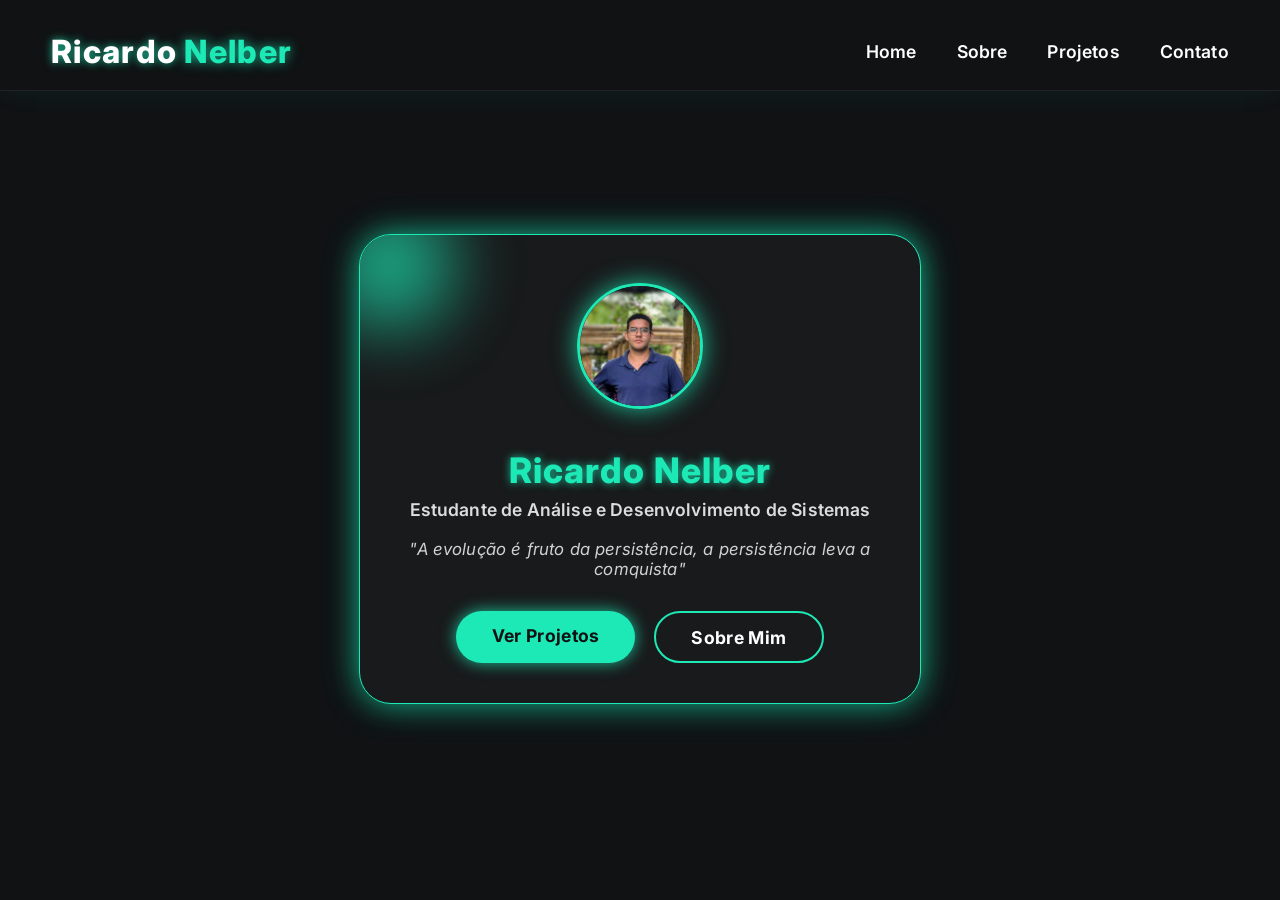
<file: Portifolio/index.html>
<!DOCTYPE html>
<html lang="pt-br">
<head>
  <meta charset="UTF-8">
  <meta name="viewport" content="width=device-width, initial-scale=1.0">
  <title>Ricardo Nelber | Portfólio Profissional</title>
  <link rel="stylesheet" href="assets/css/style.css">
  <link rel="preconnect" href="https://fonts.googleapis.com">
  <link rel="preconnect" href="https://fonts.gstatic.com" crossorigin>
  <link href="https://fonts.googleapis.com/css2?family=Inter:wght@400;600;800&display=swap" rel="stylesheet">
</head>
<body>
  <nav class="navbar">
    <div class="logo">Ricardo <span>Nelber</span></div>
    <ul class="nav-links">
      <li><a href="index.html">Home</a></li>
      <li><a href="views/sobre.html">Sobre</a></li>
      <li><a href="views/projetos.html">Projetos</a></li>
      <li><a href="views/contato.html">Contato</a></li>
    </ul>
  </nav>
  <main>
    <section class="hero">
      <div class="hero-content">
        <img src="assets/img/ric-perfil.jpg" alt="Foto profissional de Ricardo Nelber" class="hero-photo">
        <div class="hero-text">
          <h1>Ricardo Nelber</h1>
          <h2>Estudante de Análise e Desenvolvimento de Sistemas</h2>
          <p class="frase">"A evolução é fruto da persistência, a persistência leva a comquista"</p>
          <div class="hero-buttons">
            <a href="views/projetos.html" class="btn btn-neon">Ver Projetos</a>
            <a href="views/sobre.html" class="btn btn-outline">Sobre Mim</a>
          </div>
        </div>
      </div>
    </section>
  </main>
  <script src="assets/js/main.js"></script>
</body>
</html>
</file>
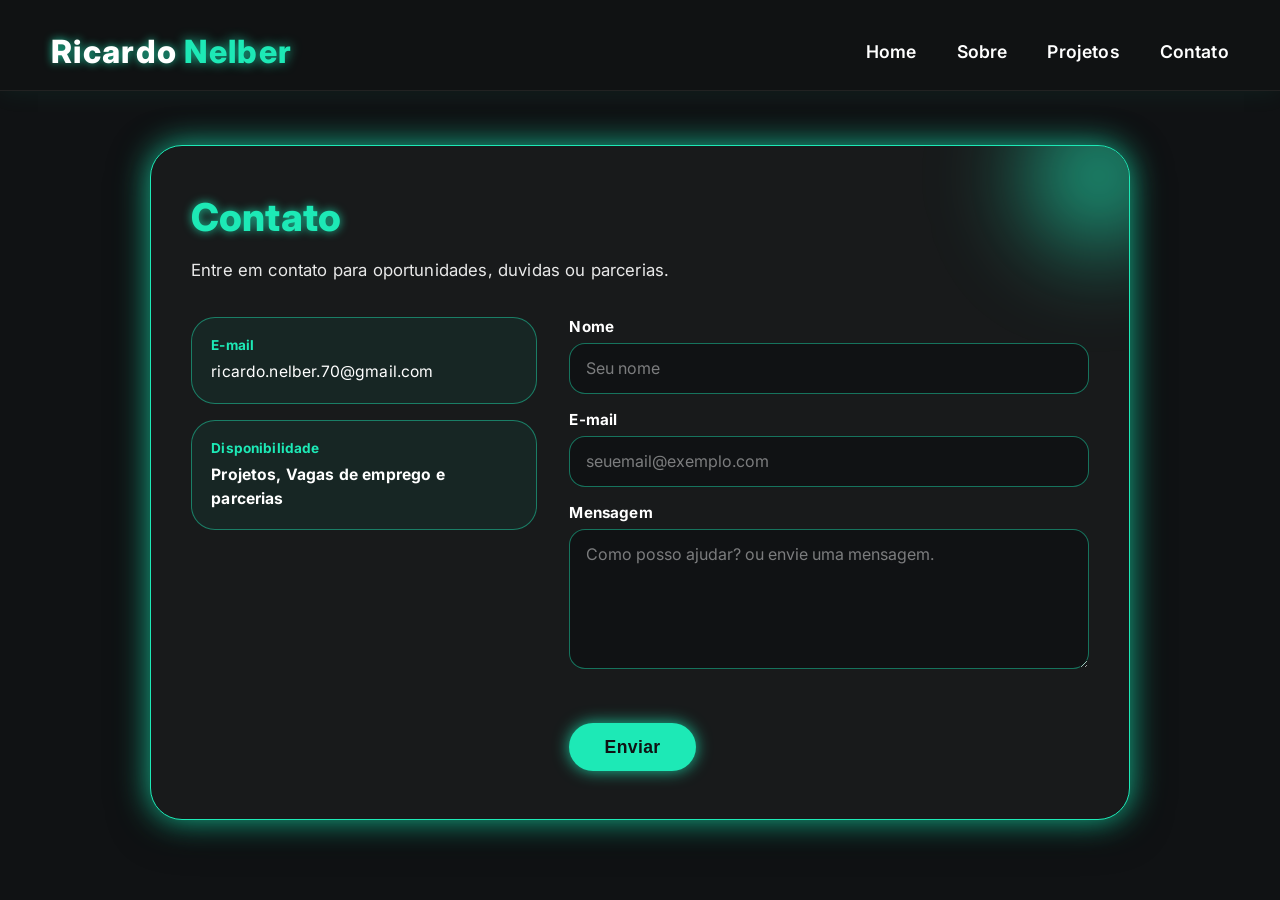
<file: Portifolio/views/contato.html>
<!DOCTYPE html>
<html lang="pt-br">
<head>
  <meta charset="UTF-8">
  <meta name="viewport" content="width=device-width, initial-scale=1.0">
  <title>Contato | Ricardo Nelber</title>
  <link rel="stylesheet" href="../assets/css/style.css">
  <link rel="stylesheet" href="../assets/css/contato.css">
  <link href="https://fonts.googleapis.com/css2?family=Inter:wght@400;600;800&display=swap" rel="stylesheet">
</head>
<body>
  <nav class="navbar">
    <div class="logo">Ricardo <span>Nelber</span></div>
    <ul class="nav-links">
      <li><a href="../index.html">Home</a></li>
      <li><a href="sobre.html">Sobre</a></li>
      <li><a href="projetos.html">Projetos</a></li>
      <li><a href="contato.html">Contato</a></li>
    </ul>
  </nav>
  <main>
    <section class="contato-section">
      <div class="contato-card">
        <h1>Contato</h1>
        <p>Entre em contato para oportunidades, duvidas ou parcerias.</p>

        <div class="contato-grid">
          <div class="contato-info">
            <div class="contato-info-item">
              <span>E-mail </span>
              <a href="mailto:ricardo.nelber.70@gmail.com">ricardo.nelber.70@gmail.com</a>
            </div>
            <div class="contato-info-item">
              <span>Disponibilidade</span>
              <strong>Projetos, Vagas de emprego e parcerias</strong>
            </div>
          </div>

          <form
            class="form-contato"
            action="#"
            method="post"
            autocomplete="off"
            data-webhook-url=""
            data-backend-ready="n8n-python-php"
          >
            <div class="form-group">
              <label for="nome">Nome</label>
              <input type="text" id="nome" name="nome" placeholder="Seu nome" minlength="2" maxlength="80" required>
            </div>
            <div class="form-group">
              <label for="email">E-mail</label>
              <input type="email" id="email" name="email" placeholder="seuemail@exemplo.com" maxlength="120" required>
            </div>
            <div class="form-group">
              <label for="mensagem">Mensagem</label>
              <textarea id="mensagem" name="mensagem" rows="5" placeholder="Como posso ajudar? ou envie uma mensagem." minlength="10" maxlength="1200" required></textarea>
            </div>
            <p class="form-status" aria-live="polite"></p>
            <button type="submit" class="btn btn-neon">Enviar</button>
          </form>
        </div>
      </div>
    </section>
  </main>
  <script src="../assets/js/main.js"></script>
</body>
</html>
</file>
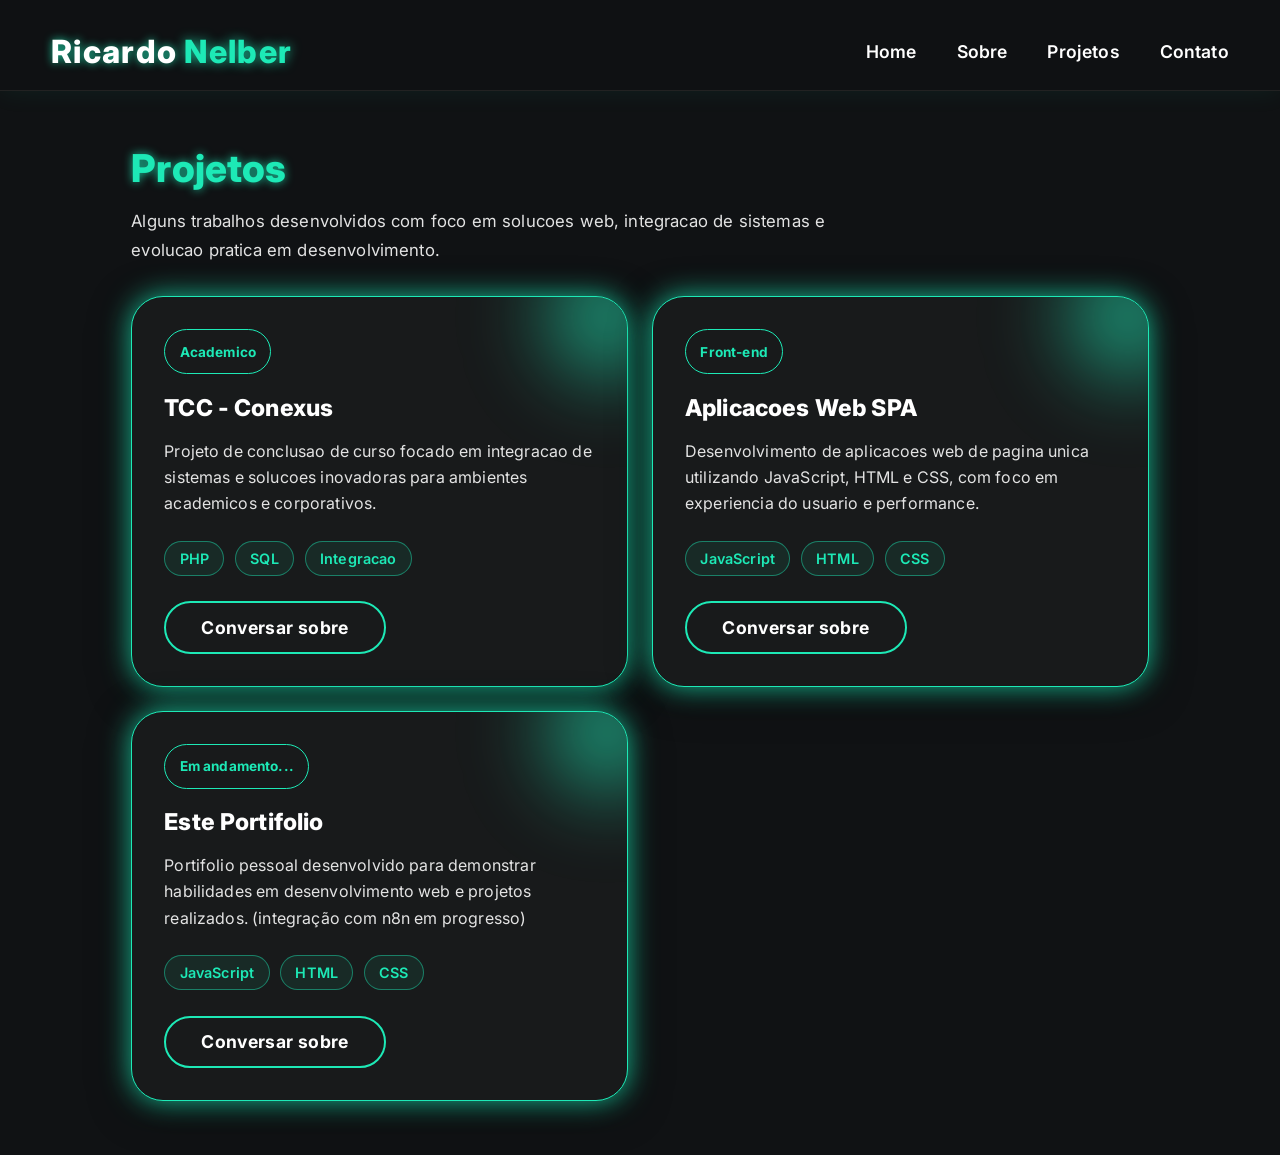
<file: Portifolio/views/projetos.html>
<!DOCTYPE html>
<html lang="pt-br">
<head>
  <meta charset="UTF-8">
  <meta name="viewport" content="width=device-width, initial-scale=1.0">
  <title>Projetos | Ricardo Nelber</title>
  <link rel="stylesheet" href="../assets/css/style.css">
  <link rel="stylesheet" href="../assets/css/projetos.css">
  <link href="https://fonts.googleapis.com/css2?family=Inter:wght@400;600;800&display=swap" rel="stylesheet">
</head>
<body>
  <nav class="navbar">
    <div class="logo">Ricardo <span>Nelber</span></div>
    <ul class="nav-links">
      <li><a href="../index.html">Home</a></li>
      <li><a href="sobre.html">Sobre</a></li>
      <li><a href="projetos.html">Projetos</a></li>
      <li><a href="contato.html">Contato</a></li>
    </ul>
  </nav>
  <main>
    <section class="projetos-section">
      <div class="projetos-header">
        <h1>Projetos</h1>
        <p>Alguns trabalhos desenvolvidos com foco em solucoes web, integracao de sistemas e evolucao pratica em desenvolvimento.</p>
      </div>

      <div class="projetos-cards">
        <article class="projeto-card">
          <span class="projeto-status">Academico</span>
          <h2>TCC - Conexus</h2>
          <p>Projeto de conclusao de curso focado em integracao de sistemas e solucoes inovadoras para ambientes academicos e corporativos.</p>
          <div class="projeto-tags">
            <span>PHP</span>
            <span>SQL</span>
            <span>Integracao</span>
          </div>
          <a href="contato.html" class="btn btn-outline">Conversar sobre</a>
        </article>

        <article class="projeto-card">
          <span class="projeto-status">Front-end</span>
          <h2>Aplicacoes Web SPA</h2>
          <p>Desenvolvimento de aplicacoes web de pagina unica utilizando JavaScript, HTML e CSS, com foco em experiencia do usuario e performance.</p>
          <div class="projeto-tags">
            <span>JavaScript</span>
            <span>HTML</span>
            <span>CSS</span>
          </div>
          <a href="contato.html" class="btn btn-outline">Conversar sobre</a>
        </article>

        <article class="projeto-card">
          <span class="projeto-status">Em andamento...</span>
          <h2>Este Portifolio</h2>
          <p>Portifolio pessoal desenvolvido para demonstrar habilidades em desenvolvimento web e projetos realizados. (integração com n8n em progresso)</p>
          <div class="projeto-tags">
            <span>JavaScript</span>
            <span>HTML</span>
            <span>CSS</span>
          </div>
          <a href="contato.html" class="btn btn-outline">Conversar sobre</a>
        </article>
      </div>
    </section>
  </main>
  <script src="../assets/js/main.js"></script>
</body>
</html>
</file>
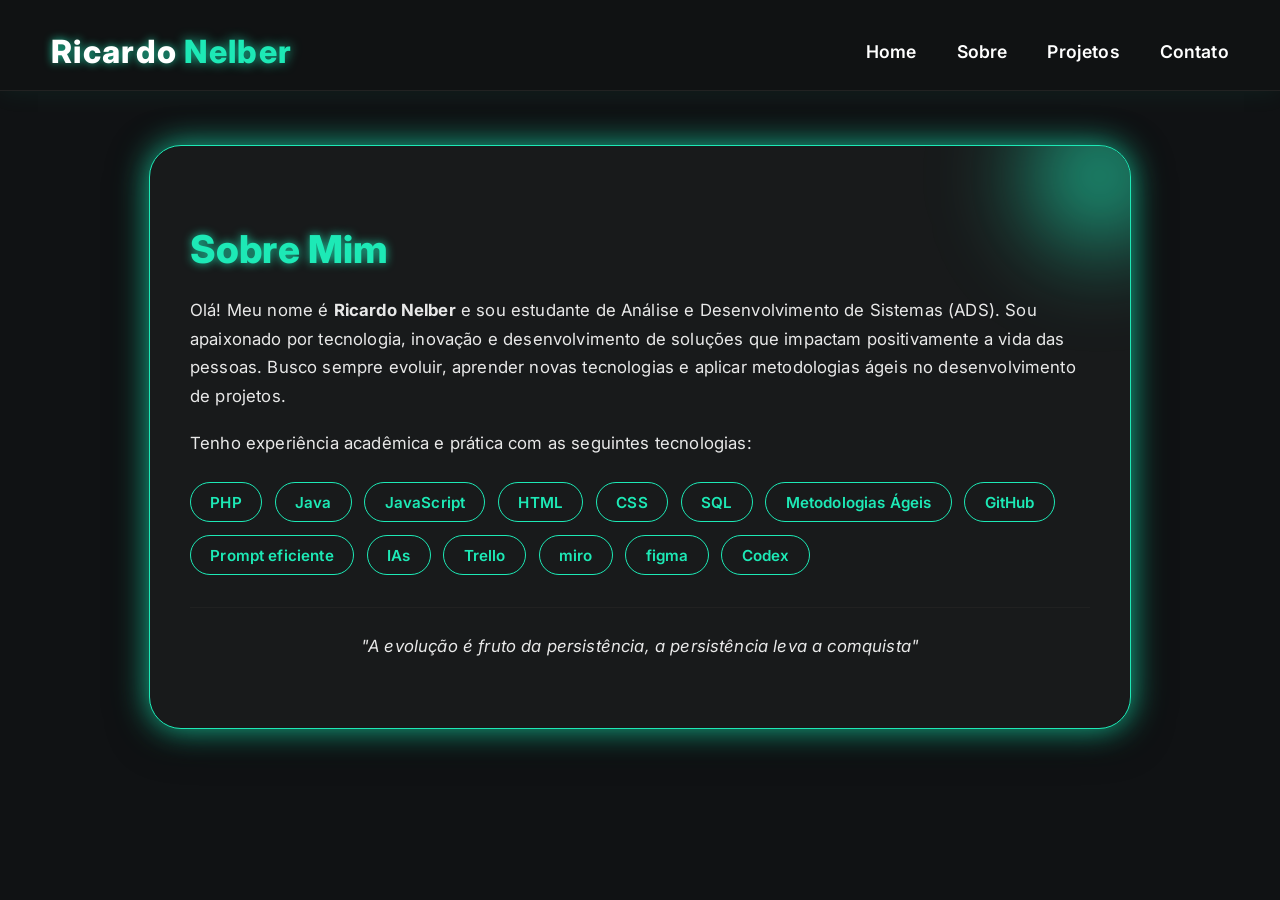
<file: Portifolio/views/sobre.html>
<!DOCTYPE html>
<html lang="pt-br">
<head>
  <meta charset="UTF-8">
  <meta name="viewport" content="width=device-width, initial-scale=1.0">
  <title>Sobre | Ricardo Nelber</title>
  <link rel="stylesheet" href="../assets/css/style.css">
   <link rel="stylesheet" href="../assets/css/sobre.css">
  <link href="https://fonts.googleapis.com/css2?family=Inter:wght@400;600;800&display=swap" rel="stylesheet">
</head>
<body>
  <nav class="navbar">
    <div class="logo">Ricardo <span>Nelber</span></div>
    <ul class="nav-links">
      <li><a href="../index.html">Home</a></li>
      <li><a href="sobre.html">Sobre</a></li>
      <li><a href="projetos.html">Projetos</a></li>
      <li><a href="contato.html">Contato</a></li>
    </ul>
  </nav>
  <main>
    <section class="sobre-section">
      <div class="sobre-card">
        <h1>Sobre Mim</h1>
        <p>Olá! Meu nome é <strong>Ricardo Nelber</strong> e sou estudante de Análise e Desenvolvimento de Sistemas (ADS). Sou apaixonado por tecnologia, inovação e desenvolvimento de soluções que impactam positivamente a vida das pessoas. Busco sempre evoluir, aprender novas tecnologias e aplicar metodologias ágeis no desenvolvimento de projetos.</p>
        <p>Tenho experiência acadêmica e prática com as seguintes tecnologias:</p>
        <div class="tecnologias-cards">
          <div class="tec-card">PHP</div>
          <div class="tec-card">Java</div>
          <div class="tec-card">JavaScript</div>
          <div class="tec-card">HTML</div>
          <div class="tec-card">CSS</div>
          <div class="tec-card">SQL</div>
          <div class="tec-card">Metodologias Ágeis</div>
          <div class="tec-card">GitHub</div>
          <div class="tec-card">Prompt eficiente</div>
          <div class="tec-card">IAs</div>
          <div class="tec-card">Trello</div>
          <div class="tec-card">miro</div>
          <div class="tec-card">figma</div>
          <div class="tec-card">Codex</div>
        </div>
        <p class="frase sobre-frase">"A evolução é fruto da persistência, a persistência leva a comquista"</p>
      </div>
    </section>
  </main>
  <script src="../assets/js/main.js"></script>
</body>
</html>
</file>
<file: Portifolio/assets/css/style.css>
/* Paleta: preto, branco, verde água neon */
:root {
  --cor-bg: #101214;
  --cor-card: #181a1b;
  --cor-texto: #fff;
  --cor-neon: #1de9b6;
  --cor-neon-glow: #1de9b6cc;
  --cor-outline: #222;
  --cor-btn-outline: #fff;
  --cor-btn-hover: #1de9b6;
  --font-main: 'Inter', Arial, Helvetica, sans-serif;
}

body {
  /* estilização da barra de rolagem para o site */
    scrollbar-width: thin;
    scrollbar-color: var(--cor-neon) var(--cor-bg);
    
  background: var(--cor-bg);
  color: var(--cor-texto);
  font-family: var(--font-main);
  margin: 0;
  min-height: 100vh;
  letter-spacing: 0.01em;
}

.navbar {
  display: flex;
  justify-content: space-between;
  align-items: center;
  padding: 2rem 4vw 1.2rem 4vw;
  background: rgba(16,18,20,0.95);
  box-shadow: 0 2px 24px 0 #1de9b610;
  border-bottom: 1px solid var(--cor-outline);
  position: sticky;
  top: 0;
  z-index: 10;
}
.logo {
  font-size: 2rem;
  font-weight: 800;
  letter-spacing: 0.04em;
  color: var(--cor-texto);
  text-shadow: 0 0 8px var(--cor-neon-glow);
}
.logo span {
  color: var(--cor-neon);
  text-shadow: 0 0 12px var(--cor-neon-glow);
}
.nav-links {
  list-style: none;
  display: flex;
  gap: 2.5rem;
  margin: 0;
  padding: 0;
}
.nav-links a {
  color: var(--cor-texto);
  text-decoration: none;
  font-weight: 600;
  font-size: 1.1rem;
  position: relative;
  transition: color 0.2s;
}
.nav-links a::after {
  content: '';
  display: block;
  height: 2px;
  width: 0;
  background: linear-gradient(90deg, var(--cor-neon), #fff0 80%);
  transition: width 0.3s cubic-bezier(.4,0,.2,1);
  position: absolute;
  left: 0;
  bottom: -4px;
}
.nav-links a:hover {
  color: var(--cor-neon);
}
.nav-links a:hover::after {
  width: 100%;
}

.hero {
  display: flex;
  align-items: center;
  justify-content: center;
  min-height: 80vh;
  padding: 0 4vw;
}
.hero-content {
  display: flex;
  flex-direction: column;
  align-items: center;
  gap: 2.5rem;
  background: var(--cor-card);
  border-radius: 2rem;
  box-shadow: 0 0 32px 0 var(--cor-neon-glow), 0 2px 24px 0 #0008;
  padding: 3rem 2.5rem 2.5rem 2.5rem;
  max-width: 480px;
  width: 100%;
  margin-top: 4vh;
  border: 1.5px solid var(--cor-neon);
  position: relative;
  overflow: hidden;
}
.hero-content::before {
  content: '';
  position: absolute;
  top: -60px;
  left: -60px;
  width: 180px;
  height: 180px;
  background: radial-gradient(circle, var(--cor-neon-glow) 0%, #0000 80%);
  filter: blur(24px);
  z-index: 0;
}
.hero-photo {
  width: 120px;
  height: 120px;
  object-fit: cover;
  border-radius: 50%;
  border: 3px solid var(--cor-neon);
  box-shadow: 0 0 24px 0 var(--cor-neon-glow);
  background: #fff1;
  z-index: 1;
}
.hero-text {
  text-align: center;
  z-index: 1;
}
.hero-text h1 {
  font-size: 2.2rem;
  font-weight: 800;
  margin: 0 0 0.5rem 0;
  letter-spacing: 0.03em;
  color: var(--cor-neon);
  text-shadow: 0 0 8px var(--cor-neon-glow);
}
.hero-text h2 {
  font-size: 1.1rem;
  font-weight: 600;
  margin: 0 0 1.2rem 0;
  color: var(--cor-texto);
  opacity: 0.85;
}
.frase {
  font-size: 1.05rem;
  font-style: italic;
  color: #fff;
  margin-bottom: 2rem;
  opacity: 0.8;
}
.hero-buttons {
  display: flex;
  gap: 1.2rem;
  justify-content: center;
}
.btn {
  padding: 0.85rem 2.2rem;
  border-radius: 2rem;
  font-size: 1.1rem;
  font-weight: 700;
  border: none;
  cursor: pointer;
  transition: background 0.2s, color 0.2s, box-shadow 0.2s;
  outline: none;
  text-decoration: none;
  letter-spacing: 0.02em;
  box-shadow: 0 0 0 0 var(--cor-neon-glow);
}
.btn-neon {
  background: var(--cor-neon);
  color: #101214;
  box-shadow: 0 0 16px 0 var(--cor-neon-glow);
}
.btn-neon:hover {
  background: #fff;
  color: var(--cor-neon);
  box-shadow: 0 0 32px 0 var(--cor-neon-glow);
}
.btn-outline {
  background: transparent;
  color: var(--cor-btn-outline);
  border: 2px solid var(--cor-neon);
}
.btn-outline:hover {
  background: var(--cor-neon);
  color: #101214;
  box-shadow: 0 0 24px 0 var(--cor-neon-glow);
}

@media (max-width: 700px) {
  .navbar {
    flex-direction: column;
    gap: 1.2rem;
    padding: 1.2rem 2vw 1.2rem 2vw;
  }
  .hero-content {
    padding: 2rem 1rem 1.5rem 1rem;
    max-width: 98vw;
  }
}
@media (max-width: 480px) {
  .hero-content {
    padding: 1.2rem 0.2rem 1rem 0.2rem;
    border-radius: 1.2rem;
  }
  .hero-photo {
    width: 90px;
    height: 90px;
  }
  .logo {
    font-size: 1.3rem;
  }
}
</file>
<file: Portifolio/assets/css/contato.css>
/* =========================
   CONTATO PAGE (ISOLADO)
   ========================= */

.contato-section {
  display: flex;
  justify-content: center;
  align-items: center;
  padding: 6vh 4vw;
}

.contato-card {
  width: 100%;
  max-width: 980px;
  background: var(--cor-card);
  border-radius: 2rem;
  padding: 3rem 2.5rem;
  border: 1.5px solid var(--cor-neon);
  box-shadow:
    0 0 32px var(--cor-neon-glow),
    0 8px 40px rgba(0, 0, 0, 0.6);
  position: relative;
  overflow: hidden;
  box-sizing: border-box;
}

.contato-card::before {
  content: "";
  position: absolute;
  top: -80px;
  right: -80px;
  width: 220px;
  height: 220px;
  background: radial-gradient(circle, var(--cor-neon-glow), transparent 70%);
  filter: blur(40px);
  z-index: 0;
}

.contato-card > * {
  position: relative;
  z-index: 1;
}

.contato-card h1 {
  font-size: 2.4rem;
  font-weight: 800;
  margin: 0 0 1rem 0;
  color: var(--cor-neon);
  text-shadow: 0 0 10px var(--cor-neon-glow);
}

.contato-card > p {
  max-width: 680px;
  font-size: 1.05rem;
  line-height: 1.7;
  margin: 0 0 2rem 0;
  color: var(--cor-texto);
  opacity: 0.9;
}

.contato-grid {
  display: grid;
  grid-template-columns: minmax(220px, 0.8fr) minmax(0, 1.2fr);
  gap: 2rem;
  align-items: start;
}

.contato-info {
  display: grid;
  gap: 1rem;
}

.contato-info-item {
  padding: 1.2rem;
  border: 1px solid rgba(29, 233, 182, 0.45);
  border-radius: 1.5rem;
  background: rgba(29, 233, 182, 0.06);
}

.contato-info-item span {
  display: block;
  font-size: 0.85rem;
  font-weight: 700;
  color: var(--cor-neon);
  margin-bottom: 0.45rem;
}

.contato-info-item a,
.contato-info-item strong {
  color: var(--cor-texto);
  font-size: 0.98rem;
  line-height: 1.5;
  text-decoration: none;
  overflow-wrap: anywhere;
}

.contato-info-item a:hover {
  color: var(--cor-neon);
}

.form-contato {
  display: grid;
  gap: 1rem;
}

.form-group {
  display: grid;
  gap: 0.45rem;
}

.form-group label {
  font-size: 0.95rem;
  font-weight: 700;
  color: var(--cor-texto);
}

.form-group input,
.form-group textarea {
  width: 100%;
  box-sizing: border-box;
  border: 1px solid rgba(29, 233, 182, 0.45);
  border-radius: 1rem;
  background: #101214;
  color: var(--cor-texto);
  font: inherit;
  padding: 0.9rem 1rem;
  outline: none;
  transition: border-color 0.2s, box-shadow 0.2s;
}

.form-group textarea {
  resize: vertical;
  min-height: 140px;
}

.form-group input::placeholder,
.form-group textarea::placeholder {
  color: rgba(255, 255, 255, 0.45);
}

.form-group input:focus,
.form-group textarea:focus {
  border-color: var(--cor-neon);
  box-shadow: 0 0 18px rgba(29, 233, 182, 0.22);
}

.form-contato .btn {
  justify-self: start;
}

.form-contato .btn:disabled {
  cursor: wait;
  opacity: 0.72;
}

.form-status {
  min-height: 1.4rem;
  margin: 0;
  font-size: 0.92rem;
  font-weight: 600;
  line-height: 1.5;
  opacity: 0.92;
}

.form-status[data-status="loading"] {
  color: var(--cor-texto);
}

.form-status[data-status="success"] {
  color: var(--cor-neon);
}

.form-status[data-status="error"] {
  color: #ff8a8a;
}

@media (max-width: 768px) {
  .nav-links {
    flex-wrap: wrap;
    justify-content: center;
    gap: 1rem 1.4rem;
  }

  .contato-card {
    padding: 2rem 1.5rem;
  }

  .contato-card h1 {
    font-size: 2rem;
  }

  .contato-grid {
    grid-template-columns: 1fr;
  }
}

@media (max-width: 480px) {
  .contato-section {
    padding: 4vh 3vw;
  }

  .contato-card {
    padding: 1.5rem 1rem;
    border-radius: 1.5rem;
  }

  .contato-card h1 {
    font-size: 1.7rem;
  }

  .contato-info-item {
    border-radius: 1.2rem;
  }

  .form-contato .btn {
    width: 100%;
  }
}
</file>
<file: Portifolio/assets/css/projetos.css>
/* =========================
   PROJETOS PAGE (ISOLADO)
   ========================= */

.projetos-section {
  width: min(1120px, 100%);
  margin: 0 auto;
  padding: 6vh 4vw;
  box-sizing: border-box;
}

.projetos-header {
  max-width: 760px;
  margin-bottom: 2rem;
}

.projetos-header h1 {
  font-size: 2.4rem;
  font-weight: 800;
  margin: 0 0 1rem 0;
  color: var(--cor-neon);
  text-shadow: 0 0 10px var(--cor-neon-glow);
}

.projetos-header p {
  font-size: 1.05rem;
  line-height: 1.7;
  margin: 0;
  color: var(--cor-texto);
  opacity: 0.88;
}

.projetos-cards {
  display: grid;
  grid-template-columns: repeat(2, minmax(0, 1fr));
  gap: 1.5rem;
}

.projeto-card {
  min-height: 320px;
  display: flex;
  flex-direction: column;
  align-items: flex-start;
  background: var(--cor-card);
  border: 1.5px solid var(--cor-neon);
  border-radius: 2rem;
  box-shadow:
    0 0 28px var(--cor-neon-glow),
    0 8px 40px rgba(0, 0, 0, 0.55);
  padding: 2rem;
  position: relative;
  overflow: hidden;
  box-sizing: border-box;
}

.projeto-card::before {
  content: "";
  position: absolute;
  top: -70px;
  right: -70px;
  width: 180px;
  height: 180px;
  background: radial-gradient(circle, var(--cor-neon-glow), transparent 70%);
  filter: blur(36px);
  z-index: 0;
}

.projeto-card > * {
  position: relative;
  z-index: 1;
}

.projeto-status {
  display: inline-flex;
  align-items: center;
  min-height: 32px;
  padding: 0.35rem 0.9rem;
  border: 1px solid var(--cor-neon);
  border-radius: 1.5rem;
  color: var(--cor-neon);
  font-size: 0.85rem;
  font-weight: 700;
  margin-bottom: 1.2rem;
}

.projeto-card h2 {
  font-size: 1.45rem;
  font-weight: 800;
  margin: 0 0 1rem 0;
  color: var(--cor-texto);
}

.projeto-card p {
  font-size: 1rem;
  line-height: 1.65;
  margin: 0 0 1.5rem 0;
  color: var(--cor-texto);
  opacity: 0.88;
}

.projeto-tags {
  display: flex;
  flex-wrap: wrap;
  gap: 0.65rem;
  margin: auto 0 1.6rem 0;
}

.projeto-tags span {
  padding: 0.5rem 0.9rem;
  border-radius: 1.5rem;
  background: rgba(29, 233, 182, 0.08);
  border: 1px solid rgba(29, 233, 182, 0.45);
  color: var(--cor-neon);
  font-size: 0.9rem;
  font-weight: 600;
}

.projeto-card .btn {
  align-self: flex-start;
}

@media (max-width: 768px) {
  .nav-links {
    flex-wrap: wrap;
    justify-content: center;
    gap: 1rem 1.4rem;
  }

  .projetos-header h1 {
    font-size: 2rem;
  }

  .projetos-cards {
    grid-template-columns: 1fr;
  }

  .projeto-card {
    min-height: auto;
    padding: 2rem 1.5rem;
  }
}

@media (max-width: 480px) {
  .projetos-section {
    padding: 4vh 3vw;
  }

  .projetos-header h1 {
    font-size: 1.7rem;
  }

  .projeto-card {
    border-radius: 1.5rem;
    padding: 1.5rem 1rem;
  }

  .projeto-card h2 {
    font-size: 1.25rem;
  }
}
</file>
<file: Portifolio/assets/css/sobre.css>
/* =========================
   SOBRE PAGE (ISOLADO)
   ========================= */

.sobre-section {
  display: flex;
  justify-content: center;
  align-items: center;
  padding: 6vh 4vw;
}

.sobre-card {
  width: 100%;
  max-width: 900px;
  background: var(--cor-card);
  border-radius: 2rem;
  padding: 3rem 2.5rem;
  border: 1.5px solid var(--cor-neon);
  box-shadow:
    0 0 32px var(--cor-neon-glow),
    0 8px 40px rgba(0, 0, 0, 0.6);
  position: relative;
  overflow: hidden;
}

/* efeito glow decorativo */
.sobre-card::before {
  content: "";
  position: absolute;
  top: -80px;
  right: -80px;
  width: 220px;
  height: 220px;
  background: radial-gradient(circle, var(--cor-neon-glow), transparent 70%);
  filter: blur(40px);
  z-index: 0;
}

.sobre-card > * {
  position: relative;
  z-index: 1;
}

.sobre-card h1 {
  font-size: 2.4rem;
  font-weight: 800;
  margin-bottom: 1.5rem;
  color: var(--cor-neon);
  text-shadow: 0 0 10px var(--cor-neon-glow);
}

.sobre-card p {
  font-size: 1.05rem;
  line-height: 1.7;
  margin-bottom: 1.2rem;
  color: var(--cor-texto);
  opacity: 0.9;
}

/* =========================
   TECNOLOGIAS
   ========================= */

.tecnologias-cards {
  display: flex;
  flex-wrap: wrap;
  gap: 0.8rem;
  margin: 1.5rem 0 2rem 0;
}

.tec-card {
  padding: 0.6rem 1.2rem;
  border-radius: 1.5rem;
  font-size: 0.95rem;
  font-weight: 600;
  border: 1px solid var(--cor-neon);
  color: var(--cor-neon);
  background: transparent;
  transition: all 0.25s ease;
  cursor: default;
}

/* hover sofisticado */
.tec-card:hover {
  background: var(--cor-neon);
  color: #101214;
  box-shadow: 0 0 16px var(--cor-neon-glow);
  transform: translateY(-2px) scale(1.03);
}

/* =========================
   FRASE FINAL
   ========================= */

.sobre-frase {
  text-align: center;
  font-size: 1.1rem;
  font-style: italic;
  margin-top: 2rem;
  padding-top: 1.5rem;
  border-top: 1px solid var(--cor-outline);
  opacity: 0.85;
}

/* =========================
   RESPONSIVIDADE
   ========================= */

@media (max-width: 768px) {
  .sobre-card {
    padding: 2rem 1.5rem;
  }

  .sobre-card h1 {
    font-size: 2rem;
  }

  .sobre-card p {
    font-size: 1rem;
  }
}

@media (max-width: 480px) {
  .sobre-section {
    padding: 4vh 3vw;
  }

  .sobre-card {
    padding: 1.5rem 1rem;
    border-radius: 1.5rem;
  }

  .sobre-card h1 {
    font-size: 1.7rem;
  }

  .tecnologias-cards {
    gap: 0.6rem;
  }

  .tec-card {
    font-size: 0.85rem;
    padding: 0.5rem 1rem;
  }
}
</file>
